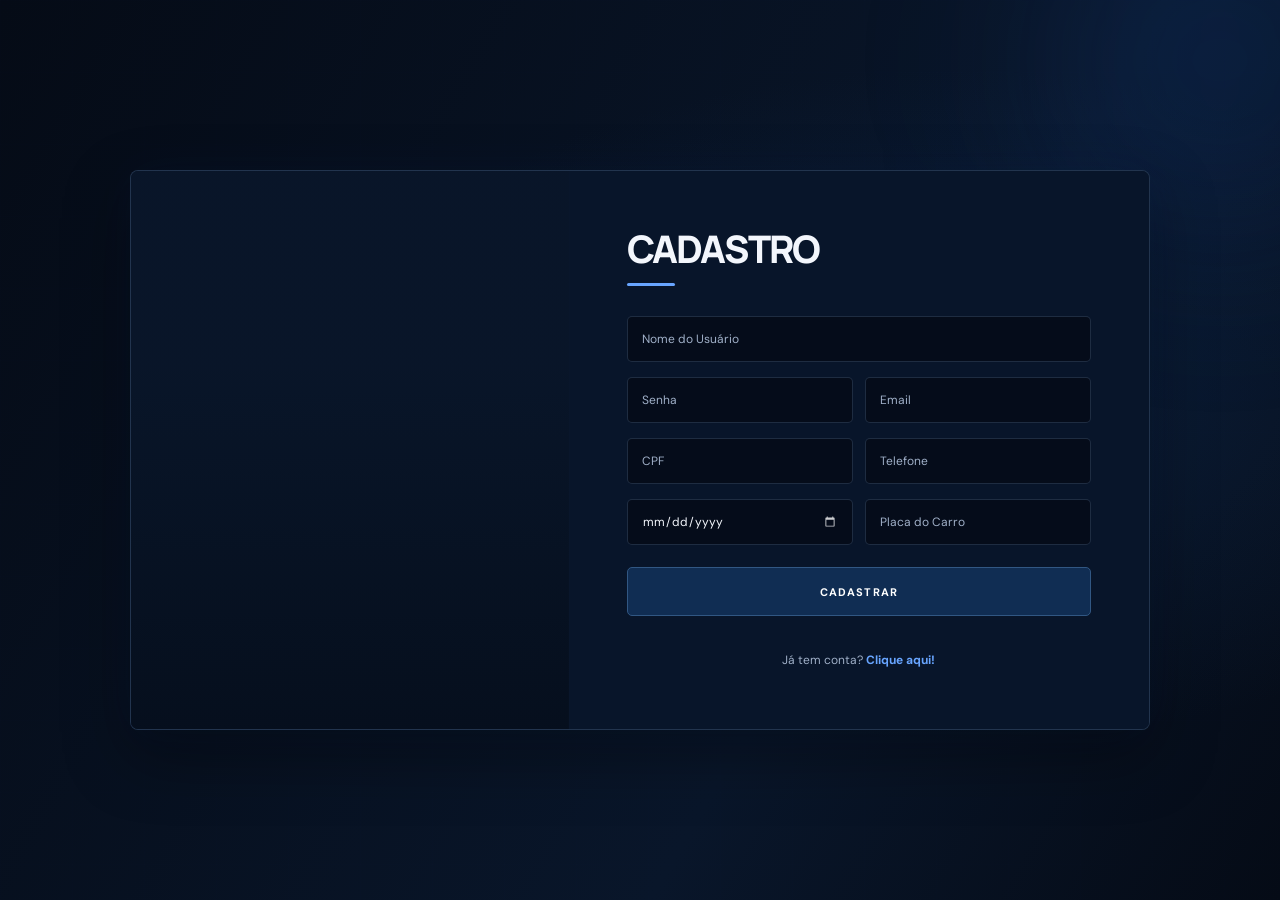
<file: frontend/pages/cadastrarConta.html>
<!DOCTYPE html>
<html lang="pt-br">

<head>
    <meta charset="UTF-8">
    <meta name="viewport" content="width=device-width, initial-scale=1.0">
    <title>Cadastro - Monitor de Sono</title>
    <link rel="stylesheet" href="../Css/cadastro.css">
</head>

<body>

    <div class="container">
        <div class="login-box">
            <h1>
                <a href="/frontend/index.html">CADASTRO</a>
            </h1>
            <form id="loginForm">
                <input type="text" id="usuario" placeholder="Nome do Usuário" required>

                <div class="linha">
                    <input type="password" id="senha" placeholder="Senha" required>
                    <input type="email" id="email" placeholder="Email" required>
                </div>

                <div class="linha">
                    <input type="text" id="cpf" placeholder="CPF" required>
                    <input type="tel" id="telefone" placeholder="Telefone" required>
                </div>

                <div class="linha">
                    <input type="date" id="dataNascimento" required>
                    <input type="text" id="placa" placeholder="Placa do Carro" required>
                </div>

                <button type="submit">CADASTRAR</button>
            </form>

            <p class="erro" id="erroMsg"></p>

            <p class="cadastro">
                Já tem conta? <a href="../pages/logarConta.html">Clique aqui!</a>
            </p>
        </div>
    </div>

    <script src="../Js/api-config.js"></script>
    <script src="../Js/cadastro.js"></script>
</body>

</html>
</file>
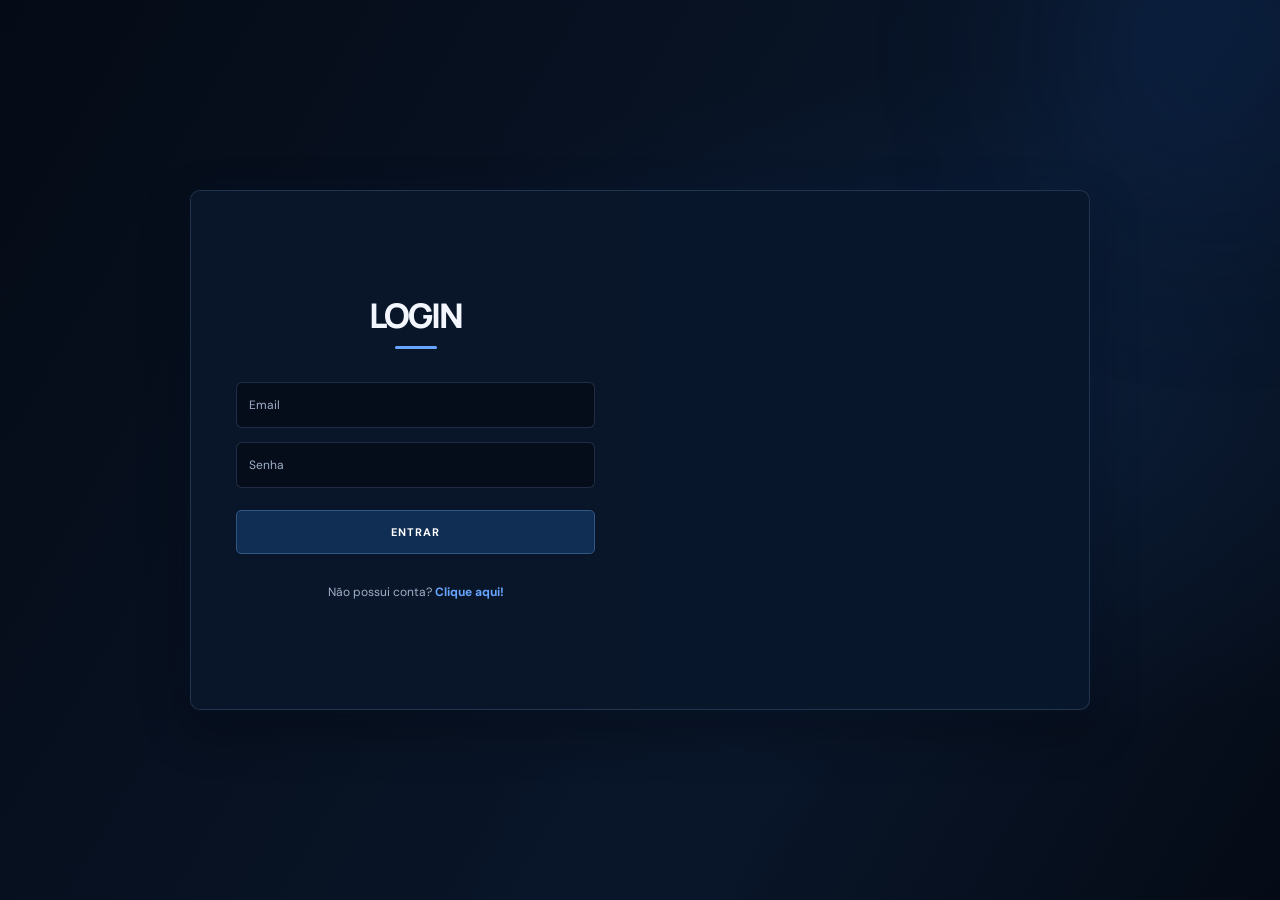
<file: frontend/pages/logarConta.html>
<!DOCTYPE html>
<html lang="pt-br">

<head>
    <meta charset="UTF-8">
    <meta name="viewport" content="width=device-width, initial-scale=1.0">
    <title>Login - Monitor de Sono</title>
    <link rel="stylesheet" href="../Css/login.css">
</head>

<body>

    <div class="container">
        <div class="login-box">
            <h1>
                <a href="/frontend/index.html">LOGIN</a>
            </h1>
            <form id="loginForm">
                <input type="email" id="email" placeholder="Email" required>
                <input type="password" id="senha" placeholder="Senha" required>

                <button type="submit">ENTRAR</button>
            </form>

            <p class="erro" id="erroMsg"></p>

            <p class="cadastro">
                Não possui conta? <a href="../pages/cadastrarConta.html">Clique aqui!</a>
            </p>
        </div>
    </div>

    <script src="../Js/api-config.js"></script>
    <script src="../Js/login.js"></script>
</body>

</html>
</file>
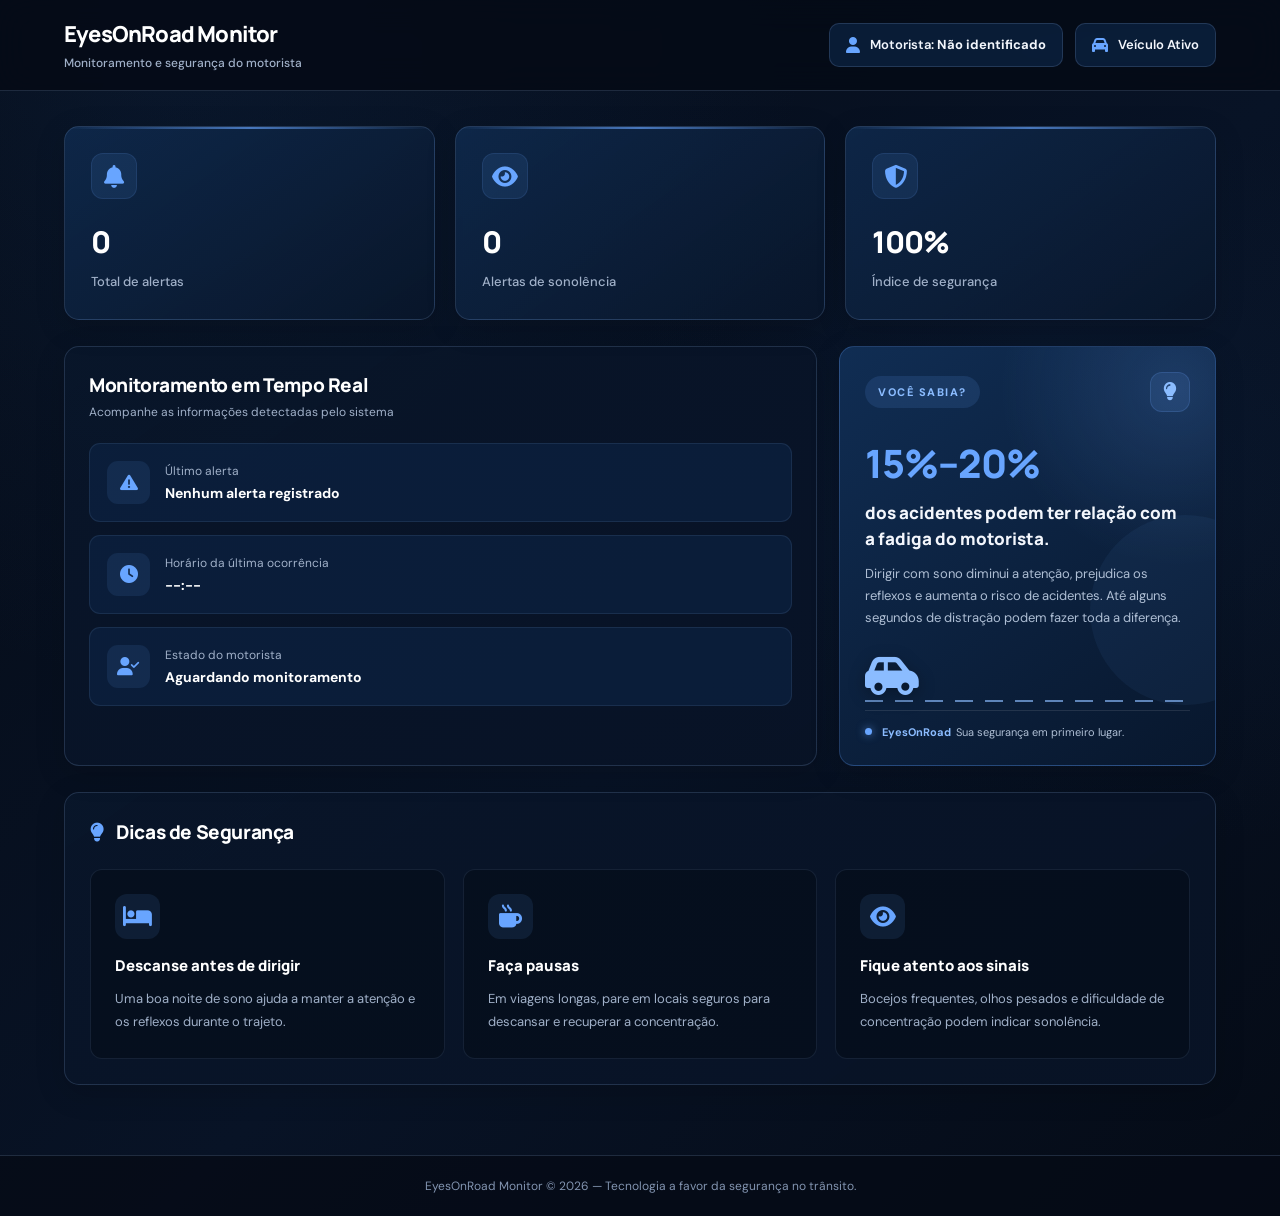
<file: frontend/pages/resumo.html>
<!DOCTYPE html>
<html lang="pt-BR">

<head>
    <meta charset="UTF-8">
    <meta name="viewport" content="width=device-width, initial-scale=1.0">
    <title>EyesOnRoad Monitor</title>

    <link rel="stylesheet" href="../Css/resumo.css">

    <link rel="preconnect" href="https://fonts.googleapis.com">
    <link rel="preconnect" href="https://fonts.gstatic.com" crossorigin>
    <link href="https://fonts.googleapis.com/css2?family=DM+Sans:wght@400;500;600;700&family=Manrope:wght@400;500;600;700;800&display=swap" rel="stylesheet">

    <link rel="stylesheet" href="https://cdnjs.cloudflare.com/ajax/libs/font-awesome/6.5.1/css/all.min.css">
</head>

<body>

    <header>
        <div class="logo">
            <h2>
                <a href="../index.html">EyesOnRoad Monitor</a>
            </h2>
            <span>Monitoramento e segurança do motorista</span>
        </div>

        <div class="status">

            <div class="status-card">
                <i class="fa-solid fa-user"></i>
                <span>Motorista: <strong id="nomeMotorista">Carregando...</strong></span>
            </div>

            <div class="status-card">
                <i class="fa-solid fa-car"></i>
                <span>Veículo Ativo</span>
            </div>

        </div>
    </header>

    <main>

        <section class="cards">

            <div class="card">
                <i class="fa-solid fa-bell"></i>
                <h1 id="totalAlertas">0</h1>
                <p>Total de alertas</p>
            </div>

            <div class="card">
                <i class="fa-solid fa-eye"></i>
                <h1 id="totalSonolencia">0</h1>
                <p>Alertas de sonolência</p>
            </div>

            <div class="card">
                <i class="fa-solid fa-shield-halved"></i>
                <h1 id="indiceSeguranca">100%</h1>
                <p>Índice de segurança</p>
            </div>

        </section>

        <section class="dashboard">

            <div class="monitoramento">

                <div class="titulo">
                    <div>
                        <h3>Monitoramento em Tempo Real</h3>
                        <span>Acompanhe as informações detectadas pelo sistema</span>
                    </div>
                </div>

                <div class="informacoes-monitoramento">

                    <div class="informacao">
                        <div class="informacao-icone">
                            <i class="fa-solid fa-triangle-exclamation"></i>
                        </div>

                        <div>
                            <span>Último alerta</span>
                            <h4 id="ultimoAlerta">Nenhum alerta registrado</h4>
                        </div>
                    </div>

                    <div class="informacao">
                        <div class="informacao-icone">
                            <i class="fa-solid fa-clock"></i>
                        </div>

                        <div>
                            <span>Horário da última ocorrência</span>
                            <h4 id="horarioUltimoAlerta">--:--</h4>
                        </div>
                    </div>

                    <div class="informacao">
                        <div class="informacao-icone">
                            <i class="fa-solid fa-user-check"></i>
                        </div>

                        <div>
                            <span>Estado do motorista</span>
                            <h4 id="estadoAtencao">Aguardando monitoramento</h4>
                        </div>
                    </div>

                </div>


            </div>

            <section class="voce-sabia">

                <div class="voce-sabia-topo">
                    <span class="voce-sabia-tag">VOCÊ SABIA?</span>

                    <div class="voce-sabia-icone">
                        <i class="fa-solid fa-lightbulb"></i>
                    </div>
                </div>

                <div class="voce-sabia-conteudo">

                    <span class="voce-sabia-numero">15%–20%</span>

                    <h3>
                        dos acidentes podem ter relação com a fadiga do motorista.
                    </h3>

                    <p>
                        Dirigir com sono diminui a atenção, prejudica os reflexos
                        e aumenta o risco de acidentes. Até alguns segundos de
                        distração podem fazer toda a diferença.
                    </p>

                </div>

                <div class="carro-ilustracao">
                    <div class="estrada"></div>
                    <i class="fa-solid fa-car-side"></i>
                </div>

                <div class="voce-sabia-rodape">
                    <span class="ponto-azul"></span>
                    <strong>EyesOnRoad</strong>
                    <span>Sua segurança em primeiro lugar.</span>
                </div>

            </section>

        </section>

        <section class="dicas">

            <h3>
                <i class="fa-solid fa-lightbulb"></i>
                Dicas de Segurança
            </h3>

            <div class="dicas-grid">

                <div class="dica-card">
                    <i class="fa-solid fa-bed"></i>
                    <h4>Descanse antes de dirigir</h4>
                    <p>
                        Uma boa noite de sono ajuda a manter a atenção
                        e os reflexos durante o trajeto.
                    </p>
                </div>

                <div class="dica-card">
                    <i class="fa-solid fa-mug-hot"></i>
                    <h4>Faça pausas</h4>
                    <p>
                        Em viagens longas, pare em locais seguros
                        para descansar e recuperar a concentração.
                    </p>
                </div>

                <div class="dica-card">
                    <i class="fa-solid fa-eye"></i>
                    <h4>Fique atento aos sinais</h4>
                    <p>
                        Bocejos frequentes, olhos pesados e dificuldade
                        de concentração podem indicar sonolência.
                    </p>
                </div>

            </div>

        </section>

    </main>

    <footer>
        <p>EyesOnRoad Monitor © 2026 — Tecnologia a favor da segurança no trânsito.</p>
    </footer>

    <script src="../Js/api-config.js"></script>
    <script src="../Js/resumo.js"></script>

</body>
</html>
</file>
<file: frontend/Css/cadastro.css>
@import url('https://fonts.googleapis.com/css2?family=DM+Sans:wght@400;500;600;700&family=Manrope:wght@400;500;600;700;800&display=swap');

:root {
    --fundo: #050b16;
    --fundo-secundario: #09162a;
    --azul: #102d53;
    --azul-hover: #183e6c;
    --azul-claro: #68a5ff;
    --texto: #f3f6fc;
    --texto-secundario: #a0b0c8;
    --borda: rgba(135, 169, 218, 0.2);
}

* {
    margin: 0;
    padding: 0;
    box-sizing: border-box;
}

html,
body {
    width: 100%;
    min-height: 100%;
}

html {
    scroll-behavior: smooth;
}

body {
    position: relative;
    isolation: isolate;

    min-height: 100vh;
    min-height: 100dvh;
    padding: 35px 24px;

    display: flex;
    justify-content: center;
    align-items: center;

    color: var(--texto);
    font-family: 'DM Sans', sans-serif;

    background:
        radial-gradient(
            ellipse at 75% 45%,
            rgba(17, 49, 92, 0.35),
            transparent 48%
        ),
        linear-gradient(
            120deg,
            #050b16,
            #09162a 65%,
            #050b16
        );

    overflow-x: hidden;
}

body::before {
    content: "";
    position: fixed;
    z-index: -1;
    inset: 0;
    opacity: 0.06;
    pointer-events: none;

    background-image:
        linear-gradient(
            rgba(125, 169, 224, 0.15) 1px,
            transparent 1px
        ),
        linear-gradient(
            90deg,
            rgba(125, 169, 224, 0.15) 1px,
            transparent 1px
        );

    background-size: 72px 72px;
}

body::after {
    content: "";
    position: fixed;
    z-index: -1;

    width: 320px;
    height: 320px;
    top: -100px;
    right: -100px;

    border-radius: 50%;
    background: rgba(28, 88, 180, 0.2);
    filter: blur(100px);
    pointer-events: none;
}

.container {
    position: relative;
    isolation: isolate;

    width: 100%;
    max-width: 1020px;
    min-height: 560px;

    display: flex;
    justify-content: flex-end;
    align-items: stretch;

    background: var(--fundo-secundario);
    border: 1px solid var(--borda);
    border-radius: 8px;
    overflow: hidden;

    box-shadow:
        0 25px 65px rgba(0, 0, 0, 0.35),
        0 0 45px rgba(28, 88, 180, 0.08);

    animation: aparecer 0.7s ease both;
}

.container::before {
    content: "";
    position: absolute;
    z-index: -1;

    top: 0;
    left: 0;

    width: 43%;
    height: 100%;

    background-color: #09162a;

    background-image:
        linear-gradient(
            0deg,
            rgba(3, 9, 19, 0.55),
            rgba(3, 9, 19, 0.05) 65%
        ),
        url("https://i.pinimg.com/736x/ad/b9/bf/adb9bfe681670fbc42248e4afef54e62.jpg");

    background-size: cover;
    background-position: center;
    background-repeat: no-repeat;

    border-right: 1px solid var(--borda);
}

.login-box {
    position: relative;
    z-index: 1;

    width: 57%;
    padding: 48px clamp(25px, 5vw, 58px);

    display: flex;
    flex-direction: column;
    justify-content: center;

    background: rgba(9, 22, 42, 0.98);
}

.login-box h1 {
    color: var(--texto);

    font-family: 'Manrope', sans-serif;
    font-size: clamp(30px, 3.2vw, 38px);
    font-weight: 800;
    letter-spacing: -1.8px;
    line-height: 1.1;

    text-align: left;
    margin-bottom: 30px;
}

.login-box h1::after {
    content: "";
    display: block;

    width: 48px;
    height: 3px;
    margin-top: 13px;

    border-radius: 2px;
    background: var(--azul-claro);
}

form {
    display: flex;
    flex-direction: column;
    gap: 15px;
}

.linha {
    display: flex;
    gap: 12px;
    width: 100%;
}

.linha input {
    flex: 1;
    min-width: 0;
}

input {
    width: 100%;
    min-width: 0;
    height: 46px;
    padding: 0 14px;

    color: var(--texto);
    background: rgba(5, 11, 22, 0.72);

    border: 1px solid rgba(135, 169, 218, 0.2);
    border-radius: 5px;

    outline: none;

    font-family: 'DM Sans', sans-serif;
    font-size: 12px;
    font-weight: 400;

    transition:
        border-color 0.2s ease,
        background 0.2s ease,
        box-shadow 0.2s ease;
}

input::placeholder {
    color: #a0b0c8;
    opacity: 1;
}

input:hover {
    border-color: rgba(104, 165, 255, 0.5);
}

input:focus {
    border-color: var(--azul-claro);
    background: rgba(8, 20, 39, 0.95);

    box-shadow:
        0 0 0 3px rgba(104, 165, 255, 0.08);
}

input[type="date"] {
    color-scheme: dark;
}

input[type="date"]::-webkit-calendar-picker-indicator {
    cursor: pointer;
    opacity: 0.8;
}

button {
    width: 100%;
    min-height: 49px;
    margin-top: 7px;
    padding: 13px 18px;

    color: #ffffff;
    background: var(--azul);

    border: 1px solid #315783;
    border-radius: 5px;

    font-family: 'DM Sans', sans-serif;
    font-size: 11px;
    font-weight: 700;
    letter-spacing: 1.1px;

    cursor: pointer;

    transition:
        transform 0.25s ease,
        background 0.25s ease,
        border-color 0.25s ease,
        box-shadow 0.25s ease;
}

button:hover {
    transform: translateY(-2px);

    background: var(--azul-hover);
    border-color: var(--azul-claro);

    box-shadow:
        0 8px 24px rgba(20, 58, 105, 0.25);
}

button:active {
    transform: translateY(0);
}

.erro {
    color: #ff8d96;
    font-family: 'DM Sans', sans-serif;
    font-size: 12px;
    line-height: 1.6;

    margin-top: 12px;
}

h1 a {
    text-decoration: none;
    color: inherit;
    font: inherit;
}

.cadastro {
    margin-top: 22px;

    color: var(--texto-secundario);
    font-family: 'DM Sans', sans-serif;
    font-size: 12px;
    line-height: 1.8;
    text-align: center;
}

.cadastro a {
    color: var(--azul-claro);
    font-weight: 700;
    text-decoration: none;

    transition: color 0.2s ease;
}

.cadastro a:hover {
    color: #a5cbff;
    text-decoration: underline;
}

@keyframes aparecer {
    from {
        opacity: 0;
        transform: translateY(12px);
    }

    to {
        opacity: 1;
        transform: translateY(0);
    }
}

@media (min-width: 601px) and (max-width: 850px) {
    body {
        padding: 28px 18px;
    }

    .container {
        max-width: 740px;
        min-height: 510px;
    }

    .container::before {
        width: 36%;
    }

    .login-box {
        width: 68%;
        padding: 38px 30px;
    }

    .login-box h1 {
        font-size: 32px;
        margin-bottom: 25px;
    }

    form {
        gap: 12px;
    }

    .linha {
        gap: 9px;
    }

    input {
        height: 44px;
        padding: 0 10px;
        font-size: 11px;
    }

    input::placeholder {
        font-size: 10px;
    }
}

@media (max-width: 600px) {
    body {
        padding: 22px 15px;
        align-items: center;
    }

    .container {
        max-width: 440px;
        min-height: auto;

        flex-direction: column;
        justify-content: flex-start;

        border-radius: 7px;
    }

    .container::before {
        position: relative;
        top: auto;
        left: auto;

        display: block;
        width: 100%;
        height: 155px;
        flex-shrink: 0;

        background-position: center 50%;

        border-right: none;
        border-bottom: 1px solid var(--borda);
    }

    .login-box {
        width: 100%;
        padding: 28px 23px 26px;
    }

    .login-box h1 {
        font-size: 30px;
        letter-spacing: -1.5px;
        margin-bottom: 23px;
    }

    .login-box h1::after {
        margin-top: 10px;
    }

    form {
        gap: 12px;
    }

    .linha {
        gap: 10px;
    }

    input {
        height: 44px;
        padding: 0 10px;
        font-size: 11px;
    }

    input::placeholder {
        font-size: 10px;
    }

    button {
        min-height: 46px;
        margin-top: 4px;
    }

    .cadastro {
        margin-top: 18px;
        font-size: 11px;
    }
}

@media (max-width: 380px) {
    body {
        padding: 15px 10px;
    }

    .container::before {
        height: 125px;
    }

    .login-box {
        padding: 24px 17px 22px;
    }

    .login-box h1 {
        font-size: 27px;
        letter-spacing: -1.3px;
    }

    .linha {
        flex-direction: column;
        gap: 11px;
    }

    input {
        height: 43px;
        font-size: 12px;
    }

    input::placeholder {
        font-size: 11px;
    }
}

@media (min-width: 851px) and (max-height: 650px) {
    body {
        padding-top: 20px;
        padding-bottom: 20px;
    }

    .container {
        min-height: 500px;
    }

    .login-box {
        padding-top: 30px;
        padding-bottom: 30px;
    }

    .login-box h1 {
        margin-bottom: 22px;
    }

    form {
        gap: 11px;
    }

    input {
        height: 42px;
    }

    button {
        min-height: 44px;
    }

    .cadastro {
        margin-top: 15px;
    }
}

@media (prefers-reduced-motion: reduce) {
    *,
    *::before,
    *::after {
        animation: none !important;
        transition: none !important;
    }
}

button:disabled {
    opacity: 0.65;
    cursor: not-allowed;
    transform: none;
    box-shadow: none;
}
</file>
<file: frontend/Css/login.css>
@import url('https://fonts.googleapis.com/css2?family=DM+Sans:wght@400;500;600;700&family=Manrope:wght@400;500;600;700;800&display=swap');

:root {
    --fundo: #050b16;
    --fundo-secundario: #09162a;
    --azul: #102d53;
    --azul-hover: #183e6c;
    --azul-claro: #68a5ff;
    --texto: #f3f6fc;
    --texto-secundario: #a0b0c8;
    --borda: rgba(135, 169, 218, 0.2);
}

* {
    margin: 0;
    padding: 0;
    box-sizing: border-box;
    font-family: 'DM Sans', sans-serif;
}

h1 a {
    text-decoration: none;
    color: inherit;
    font: inherit;
}

html,
body {
    width: 100%;
    min-height: 100%;
}

html {
    scroll-behavior: smooth;
}

body {
    position: relative;
    isolation: isolate;

    min-height: 100vh;
    min-height: 100dvh;
    padding: 30px;

    display: flex;
    justify-content: center;
    align-items: center;

    color: var(--texto);

    background:
        radial-gradient(
            ellipse at 75% 45%,
            rgba(17, 49, 92, 0.35),
            transparent 48%
        ),
        linear-gradient(
            120deg,
            #050b16,
            #09162a 65%,
            #050b16
        );

    overflow-x: hidden;
}

/* GRADE SUTIL NO FUNDO */

body::before {
    content: "";
    position: fixed;
    z-index: -1;
    inset: 0;
    opacity: 0.06;
    pointer-events: none;

    background-image:
        linear-gradient(
            rgba(125, 169, 224, 0.15) 1px,
            transparent 1px
        ),
        linear-gradient(
            90deg,
            rgba(125, 169, 224, 0.15) 1px,
            transparent 1px
        );

    background-size: 72px 72px;
}

/* BRILHO AZUL */

body::after {
    content: "";
    position: fixed;
    z-index: -1;

    width: 300px;
    height: 300px;
    top: -100px;
    right: -90px;

    border-radius: 50%;
    background: rgba(28, 88, 180, 0.2);
    filter: blur(100px);
    pointer-events: none;
}

/* CARTÃO PRINCIPAL */

.container {
    position: relative;
    isolation: isolate;

    width: 900px;
    max-width: 100%;
    min-height: 520px;

    display: flex;
    justify-content: flex-start;
    align-items: stretch;

    background: var(--fundo-secundario);
    border: 1px solid var(--borda);
    border-radius: 10px;
    overflow: hidden;

    box-shadow:
        0 20px 50px rgba(0, 0, 0, 0.3),
        0 0 40px rgba(28, 88, 180, 0.08);

    animation: aparecer 0.7s ease both;
}

/* FOTO ORIGINAL — NÃO ALTERADA */

.container::after {
    content: "";
    position: absolute;

    right: 0;
    top: 0;

    width: 50%;
    height: 100%;

    background-image:
        linear-gradient(
            rgba(2, 26, 49, 0.12),
            rgba(2, 26, 49, 0.12)
        ),
        url("https://i.pinimg.com/736x/ac/ae/09/acae0922881ad4ba4c57d6a951001987.jpg");

    background-size: cover;
    background-position: center;
    background-repeat: no-repeat;

    z-index: 1;
}

/* PAINEL DO FORMULÁRIO */

.login-box {
    width: 50%;
    padding: 50px 45px;

    background: var(--fundo-secundario);

    display: flex;
    flex-direction: column;
    justify-content: center;

    position: relative;
    z-index: 2;
}

/* TÍTULO — MESMA FONTE DA HOMEPAGE */

.login-box h1 {
    color: var(--texto);

    font-family: 'Manrope', sans-serif;
    font-size: 34px;
    font-weight: 800;
    letter-spacing: -1.8px;
    line-height: 1.1;

    text-align: center;
    margin-bottom: 8px;
}

.login-box h1::after {
    content: "";

    display: block;

    width: 42px;
    height: 3px;

    margin: 12px auto 25px;

    background: var(--azul-claro);
    border-radius: 10px;
}

/* FORMULÁRIO */

form {
    display: flex;
    flex-direction: column;
    gap: 14px;
}

/* LINHAS COM DOIS CAMPOS */

.linha {
    display: flex;
    gap: 10px;
    width: 100%;
}

.linha input {
    flex: 1;
    min-width: 0;
}

/* CAMPOS */

input {
    width: 100%;
    min-width: 0;

    padding: 14px 12px;

    border: 1px solid rgba(135, 169, 218, 0.2);
    border-radius: 6px;

    background: rgba(5, 11, 22, 0.72);
    color: var(--texto);

    font-family: 'DM Sans', sans-serif;
    font-size: 12px;
    font-weight: 500;

    outline: none;

    transition:
        border-color 0.25s ease,
        background 0.25s ease,
        box-shadow 0.25s ease;
}

input::placeholder {
    color: #a0b0c8;
    font-weight: 400;
    opacity: 1;
}

input:hover {
    border-color: rgba(104, 165, 255, 0.5);
}

input:focus {
    background: rgba(8, 20, 39, 0.95);
    border-color: var(--azul-claro);

    box-shadow:
        0 0 0 3px rgba(104, 165, 255, 0.1);
}

/* SELETOR DE DATA */

input[type="date"] {
    color-scheme: dark;
}

input[type="date"]::-webkit-calendar-picker-indicator {
    cursor: pointer;
    opacity: 0.8;
}

/* BOTÃO */

button {
    width: 100%;

    margin-top: 8px;
    padding: 14px;

    border: 1px solid #315783;
    border-radius: 5px;

    background: var(--azul);
    color: #ffffff;

    font-family: 'DM Sans', sans-serif;
    font-size: 11px;
    font-weight: 700;
    letter-spacing: 1px;

    cursor: pointer;

    transition:
        background 0.25s ease,
        transform 0.25s ease,
        border-color 0.25s ease,
        box-shadow 0.25s ease;
}

button:hover {
    background: var(--azul-hover);
    border-color: var(--azul-claro);

    transform: translateY(-2px);

    box-shadow:
        0 7px 20px rgba(12, 45, 83, 0.3);
}

button:active {
    transform: translateY(0);
}

/* MENSAGEM DE ERRO */

.erro {
    text-align: center;

    color: #ff8d96;

    margin-top: 10px;

    font-family: 'DM Sans', sans-serif;
    font-size: 12px;
    font-weight: 600;
}

/* LINK PARA LOGIN */

.cadastro {
    text-align: center;

    margin-top: 18px;

    color: var(--texto-secundario);

    font-family: 'DM Sans', sans-serif;
    font-size: 12px;
    line-height: 1.8;
}

.cadastro a {
    color: var(--azul-claro);

    font-weight: 700;
    text-decoration: none;

    transition: color 0.2s ease;
}

.cadastro a:hover {
    color: #a5cbff;
    text-decoration: underline;
}

/* ANIMAÇÃO DE ENTRADA */

@keyframes aparecer {
    from {
        opacity: 0;
        transform: translateY(12px);
    }

    to {
        opacity: 1;
        transform: translateY(0);
    }
}

/* TABLET */

@media (max-width: 900px) {
    body {
        padding: 24px;
    }

    .container {
        width: 100%;
        max-width: 760px;
        min-height: 520px;
    }

    .container::after {
        width: 45%;
    }

    .login-box {
        width: 55%;
        padding: 40px 30px;
    }

    .login-box h1 {
        font-size: 32px;
    }

    .linha {
        gap: 8px;
    }

    input {
        padding: 13px 9px;
        font-size: 11px;
    }

    input::placeholder {
        font-size: 10px;
    }
}

/* CELULAR */

@media (max-width: 700px) {
    body {
        min-height: 100vh;
        min-height: 100dvh;

        padding: 25px 18px;
        align-items: center;
    }

    .container {
        width: 100%;
        max-width: 440px;
        min-height: auto;

        display: flex;
        flex-direction: column;
        justify-content: flex-start;

        border-radius: 10px;
    }

    /* FOTO ORIGINAL NA PARTE SUPERIOR */

    .container::after {
        content: "";

        position: relative;
        order: 1;

        right: auto;
        top: auto;

        width: 100%;
        height: 210px;

        display: block;
        flex-shrink: 0;

        background-image:
            linear-gradient(
                rgba(2, 26, 49, 0.12),
                rgba(2, 26, 49, 0.12)
            ),
            url("https://i.pinimg.com/736x/ac/ae/09/acae0922881ad4ba4c57d6a951001987.jpg");

        background-size: cover;
        background-position: center;

        z-index: 1;
    }

    /* FORMULÁRIO ABAIXO DA FOTO */

    .login-box {
        width: 100%;
        order: 2;

        padding: 30px 25px 28px;

        background: var(--fundo-secundario);

        display: flex;
        flex-direction: column;
        justify-content: center;

        z-index: 2;
    }

    .login-box h1 {
        font-size: 30px;
        letter-spacing: -1.5px;
        margin-bottom: 5px;
    }

    .login-box h1::after {
        width: 36px;
        height: 3px;
        margin: 10px auto 20px;
    }

    form {
        gap: 12px;
    }

    input {
        padding: 13px 11px;
        border-radius: 6px;
        font-size: 12px;
    }

    input::placeholder {
        font-size: 11px;
    }

    button {
        margin-top: 6px;
        padding: 14px;
        font-size: 11px;
    }

    .cadastro {
        margin-top: 16px;
        font-size: 11px;
    }
}

/* CELULAR PEQUENO */

@media (max-width: 400px) {
    body {
        padding: 18px 14px;
    }

    .container {
        max-width: 360px;
        border-radius: 9px;
    }

    .container::after {
        height: 185px;
    }

    .login-box {
        padding: 26px 20px 24px;
    }

    .login-box h1 {
        font-size: 27px;
        letter-spacing: -1.3px;
    }

    .linha {
        flex-direction: column;
        gap: 11px;
    }

    input {
        padding: 13px;
    }

    button {
        padding: 13px;
    }

    .cadastro {
        font-size: 11px;
    }
}

/* TELAS BAIXAS */

@media (min-width: 701px) and (max-height: 650px) {
    body {
        padding-top: 20px;
        padding-bottom: 20px;
    }

    .container {
        min-height: 490px;
    }

    .login-box {
        padding-top: 28px;
        padding-bottom: 28px;
    }

    .login-box h1 {
        margin-bottom: 18px;
    }

    form {
        gap: 10px;
    }

    input {
        padding-top: 11px;
        padding-bottom: 11px;
    }

    button {
        margin-top: 4px;
    }

    .cadastro {
        margin-top: 12px;
    }
}

/* ACESSIBILIDADE */

@media (prefers-reduced-motion: reduce) {
    *,
    *::before,
    *::after {
        animation: none !important;
        transition: none !important;
    }
}

button:disabled {
    opacity: 0.65;
    cursor: not-allowed;
    transform: none;
    box-shadow: none;
}
</file>
<file: frontend/Css/resumo.css>
:root {
    --fundo: #050b16;
    --fundo-secundario: #09162a;
    --azul: #102d53;
    --azul-hover: #183e6c;
    --azul-claro: #68a5ff;
    --texto: #f3f6fc;
    --texto-secundario: #a0b0c8;
    --borda: rgba(135, 169, 218, 0.2);
}

* {
    margin: 0;
    padding: 0;
    box-sizing: border-box;
}

html {
    scroll-behavior: smooth;
}

body {
    font-family: "DM Sans", sans-serif;
    background:
        radial-gradient(ellipse at 15% 0%, rgba(30, 75, 135, 0.18), transparent 40%),
        radial-gradient(ellipse at 90% 40%, rgba(23, 61, 111, 0.12), transparent 35%),
        linear-gradient(135deg, #050b16 0%, #081326 55%, #050b16 100%);
    color: var(--texto);
    min-height: 100vh;
    line-height: 1.5;
}

/* CABEÇALHO */

header {
    background: rgba(5, 11, 22, 0.88);
    backdrop-filter: blur(16px);
    -webkit-backdrop-filter: blur(16px);
    color: var(--texto);
    padding: 18px 5%;
    display: flex;
    justify-content: space-between;
    align-items: center;
    gap: 25px;
    border-bottom: 1px solid var(--borda);
    position: relative;
    z-index: 10;
}

.logo {
    display: flex;
    flex-direction: column;
    gap: 3px;
}

.logo h2 {
    font-family: "Manrope", sans-serif;
    font-size: 22px;
    font-weight: 800;
    letter-spacing: -0.8px;
}

.logo h2 a,
.logo h2 a:visited,
.logo h2 a:active {
    color: #ffffff;
    text-decoration: none;
}

.logo h2 a:hover {
    color: var(--azul-claro);
}

.logo span {
    color: var(--texto-secundario);
    font-size: 12px;
    font-weight: 500;
}

.status {
    display: flex;
    gap: 12px;
    flex-wrap: wrap;
}

.status-card {
    background: rgba(16, 45, 83, 0.55);
    padding: 11px 16px;
    border-radius: 10px;
    display: flex;
    gap: 10px;
    align-items: center;
    border: 1px solid var(--borda);
    transition: 0.25s ease;
    font-size: 13px;
    font-weight: 600;
    color: var(--texto);
}

.status-card:hover {
    background: rgba(24, 62, 108, 0.75);
    border-color: rgba(104, 165, 255, 0.4);
    transform: translateY(-2px);
}

.status-card i {
    color: var(--azul-claro);
    font-size: 16px;
}

/* CONTEÚDO PRINCIPAL */

main {
    padding: 35px 5%;
    max-width: 1600px;
    margin: 0 auto;
}

/* CARDS DE RESUMO */

.cards {
    display: grid;
    grid-template-columns: repeat(3, minmax(0, 1fr));
    gap: 20px;
}

.card {
    position: relative;
    overflow: hidden;
    background: linear-gradient(145deg, rgba(16, 45, 83, 0.76), rgba(9, 22, 42, 0.92));
    border-radius: 15px;
    padding: 26px;
    border: 1px solid var(--borda);
    box-shadow: 0 8px 30px rgba(0, 0, 0, 0.15);
    transition: 0.25s ease;
}

.card::before {
    content: "";
    position: absolute;
    top: 0;
    left: 0;
    width: 100%;
    height: 2px;
    background: linear-gradient(90deg, transparent, var(--azul-claro), transparent);
    opacity: 0.65;
}

.card:hover {
    transform: translateY(-4px);
    border-color: rgba(104, 165, 255, 0.4);
    box-shadow: 0 12px 35px rgba(0, 0, 0, 0.25);
}

.card i {
    display: inline-flex;
    align-items: center;
    justify-content: center;
    color: var(--azul-claro);
    font-size: 23px;
    margin-bottom: 12px;
    width: 46px;
    height: 46px;
    border-radius: 12px;
    background: rgba(104, 165, 255, 0.1);
    border: 1px solid rgba(104, 165, 255, 0.12);
}

.card h1 {
    margin: 8px 0;
    color: #ffffff;
    font-family: "Manrope", sans-serif;
    font-size: 30px;
    font-weight: 800;
    letter-spacing: -1px;
}

.card p {
    color: var(--texto-secundario);
    font-size: 13px;
    font-weight: 500;
    line-height: 1.6;
}

/* DASHBOARD */

.dashboard {
    display: grid;
    grid-template-columns: minmax(0, 2fr) minmax(260px, 1fr);
    gap: 22px;
    margin-top: 26px;
    align-items: stretch;
}

.monitoramento,
.voce-sabia {
    min-width: 0;
    border-radius: 15px;
    border: 1px solid var(--borda);
    box-shadow: 0 8px 30px rgba(0, 0, 0, 0.16);
}

/* MONITORAMENTO EM TEMPO REAL */

.monitoramento {
    background: linear-gradient(145deg, rgba(9, 22, 42, 0.94), rgba(8, 19, 38, 0.98));
    padding: 24px;
}

.titulo {
    display: flex;
    justify-content: space-between;
    align-items: center;
    gap: 15px;
    margin-bottom: 22px;
    color: #ffffff;
}

.titulo h3 {
    font-family: "Manrope", sans-serif;
    font-size: 19px;
    font-weight: 800;
    letter-spacing: -0.4px;
    margin-bottom: 4px;
}

.titulo span {
    display: block;
    color: var(--texto-secundario);
    font-size: 12px;
    line-height: 1.5;
}

.informacoes-monitoramento {
    display: flex;
    flex-direction: column;
    gap: 13px;
}

.informacao {
    display: flex;
    align-items: center;
    gap: 15px;
    background: rgba(16, 45, 83, 0.42);
    border: 1px solid rgba(135, 169, 218, 0.12);
    border-radius: 11px;
    padding: 17px;
    transition: 0.25s ease;
}

.informacao:hover {
    background: rgba(24, 62, 108, 0.48);
    border-color: rgba(104, 165, 255, 0.3);
    transform: translateX(3px);
}

.informacao-icone {
    width: 43px;
    height: 43px;
    min-width: 43px;
    display: flex;
    justify-content: center;
    align-items: center;
    border-radius: 11px;
    background: rgba(104, 165, 255, 0.1);
    color: var(--azul-claro);
    font-size: 18px;
}

.informacao span {
    display: block;
    color: var(--texto-secundario);
    font-size: 12px;
    margin-bottom: 3px;
}

.informacao h4 {
    color: #ffffff;
    font-size: 14px;
    font-weight: 700;
}

.situacao-card {
    display: flex;
    align-items: center;
    gap: 14px;
    margin-top: 18px;
    padding: 17px;
    background: rgba(104, 165, 255, 0.08);
    border: 1px solid rgba(104, 165, 255, 0.2);
    border-radius: 11px;
}

.situacao-card > i {
    color: var(--azul-claro);
    font-size: 24px;
}

.situacao-card strong {
    color: #ffffff;
    font-size: 13px;
}

.situacao-card p {
    color: var(--texto-secundario);
    font-size: 12px;
    margin-top: 3px;
}

/* CARD VOCÊ SABIA */

.voce-sabia {
    position: relative;
    overflow: hidden;
    min-height: 340px;
    padding: 25px;
    display: flex;
    flex-direction: column;
    justify-content: space-between;
    background:
        radial-gradient(circle at 90% 10%, rgba(104, 165, 255, 0.17), transparent 35%),
        linear-gradient(145deg, #102d53, #08172d);
    border: 1px solid rgba(104, 165, 255, 0.25);
    transition: 0.25s ease;
}

.voce-sabia:hover {
    transform: translateY(-4px);
    border-color: rgba(104, 165, 255, 0.45);
    box-shadow: 0 12px 35px rgba(0, 0, 0, 0.25);
}

.voce-sabia::before {
    content: "";
    position: absolute;
    width: 190px;
    height: 190px;
    border-radius: 50%;
    background: rgba(104, 165, 255, 0.06);
    right: -65px;
    bottom: 60px;
}

.voce-sabia-topo {
    display: flex;
    justify-content: space-between;
    align-items: center;
    position: relative;
    z-index: 2;
}

.voce-sabia-tag {
    color: #8bbcff;
    background: rgba(104, 165, 255, 0.13);
    padding: 8px 13px;
    border-radius: 20px;
    font-size: 11px;
    font-weight: 800;
    letter-spacing: 1.5px;
}

.voce-sabia-icone {
    width: 40px;
    height: 40px;
    display: flex;
    align-items: center;
    justify-content: center;
    color: #8bbcff;
    background: rgba(104, 165, 255, 0.12);
    border: 1px solid rgba(104, 165, 255, 0.18);
    border-radius: 12px;
    font-size: 18px;
}

.voce-sabia-conteudo {
    margin-top: 22px;
    position: relative;
    z-index: 2;
}

.voce-sabia-numero {
    display: block;
    font-family: "Manrope", sans-serif;
    font-size: 39px;
    font-weight: 800;
    color: var(--azul-claro);
    margin-bottom: 8px;
    letter-spacing: -1px;
}

.voce-sabia-conteudo h3 {
    color: #f3f6fc;
    font-family: "Manrope", sans-serif;
    font-size: 17px;
    line-height: 1.5;
    margin-bottom: 12px;
    font-weight: 800;
}

.voce-sabia-conteudo p {
    color: #aebed4;
    font-size: 13px;
    line-height: 1.7;
}

.carro-ilustracao {
    position: relative;
    height: 68px;
    margin-top: 12px;
    display: flex;
    align-items: center;
    z-index: 2;
}

.carro-ilustracao > i {
    position: relative;
    z-index: 3;
    color: #8bbcff;
    font-size: 43px;
    filter: drop-shadow(0 4px 8px rgba(0, 0, 0, 0.3));
    animation: carroMovimento 3s ease-in-out infinite alternate;
}

.estrada {
    position: absolute;
    bottom: 8px;
    left: 0;
    width: 100%;
    height: 2px;
    background: repeating-linear-gradient(
        to right,
        rgba(139, 188, 255, 0.65) 0 18px,
        transparent 18px 30px
    );
}

.voce-sabia-rodape {
    display: flex;
    align-items: center;
    gap: 5px;
    padding-top: 13px;
    border-top: 1px solid rgba(255, 255, 255, 0.1);
    color: #aebed4;
    font-size: 11px;
    position: relative;
    z-index: 2;
}

.voce-sabia-rodape strong {
    color: #8bbcff;
}

.ponto-azul {
    display: inline-block;
    width: 7px;
    height: 7px;
    border-radius: 50%;
    background: var(--azul-claro);
    margin-right: 5px;
    box-shadow: 0 0 8px rgba(104, 165, 255, 0.7);
}

@keyframes carroMovimento {
    from {
        transform: translateX(0);
    }

    to {
        transform: translateX(18px);
    }
}

/* DICAS DE SEGURANÇA */

.dicas {
    background: linear-gradient(145deg, rgba(9, 22, 42, 0.94), rgba(8, 19, 38, 0.98));
    margin-top: 26px;
    padding: 25px;
    border-radius: 15px;
    border: 1px solid var(--borda);
    box-shadow: 0 8px 30px rgba(0, 0, 0, 0.16);
}

.dicas h3 {
    margin-bottom: 22px;
    color: #ffffff;
    font-family: "Manrope", sans-serif;
    font-size: 19px;
    font-weight: 800;
    letter-spacing: -0.4px;
}

.dicas h3 i {
    color: var(--azul-claro);
    margin-right: 9px;
}

.dicas-grid {
    display: grid;
    grid-template-columns: repeat(auto-fit, minmax(230px, 1fr));
    gap: 18px;
}

.dica-card {
    background: rgba(5, 11, 22, 0.55);
    padding: 24px;
    border-radius: 12px;
    border: 1px solid rgba(135, 169, 218, 0.12);
    transition: 0.25s ease;
}

.dica-card:hover {
    background: rgba(16, 45, 83, 0.45);
    border-color: rgba(104, 165, 255, 0.3);
    transform: translateY(-3px);
}

.dica-card i {
    display: inline-flex;
    align-items: center;
    justify-content: center;
    font-size: 23px;
    color: var(--azul-claro);
    margin-bottom: 16px;
    width: 45px;
    height: 45px;
    border-radius: 12px;
    background: rgba(104, 165, 255, 0.1);
}

.dica-card h4 {
    margin-bottom: 10px;
    color: #ffffff;
    font-family: "Manrope", sans-serif;
    font-size: 15px;
    font-weight: 800;
}

.dica-card p {
    color: var(--texto-secundario);
    font-size: 13px;
    line-height: 1.8;
}

/* RODAPÉ */

footer {
    background: rgba(5, 11, 22, 0.8);
    color: #8294b0;
    text-align: center;
    padding: 20px 15px;
    margin-top: 35px;
    border-top: 1px solid var(--borda);
    font-size: 12px;
    line-height: 1.7;
}

/* SELEÇÃO DE TEXTO */

::selection {
    background: rgba(104, 165, 255, 0.3);
    color: #ffffff;
}

/* TABLETS */

@media (max-width: 1000px) {
    .dashboard {
        grid-template-columns: 1fr;
    }

    header {
        padding: 18px 25px;
    }

    main {
        padding: 28px 25px;
    }

    .voce-sabia {
        min-height: 320px;
    }
}

/* CELULARES */

@media (max-width: 600px) {
    header {
        flex-direction: column;
        gap: 18px;
        text-align: center;
        padding: 22px 16px;
    }

    .logo {
        align-items: center;
    }

    .logo h2 {
        font-size: 20px;
    }

    .status {
        width: 100%;
        flex-direction: column;
        gap: 9px;
    }

    .status-card {
        width: 100%;
        justify-content: center;
        padding: 12px;
    }

    main {
        padding: 20px 14px;
    }

    .cards {
        grid-template-columns: 1fr;
        gap: 14px;
    }

    .card {
        padding: 22px;
    }

    .card h1 {
        font-size: 27px;
    }

    .dashboard {
        margin-top: 18px;
        gap: 16px;
    }

    .monitoramento,
    .voce-sabia,
    .dicas {
        padding: 18px;
    }

    .voce-sabia-numero {
        font-size: 35px;
    }

    .voce-sabia-conteudo h3 {
        font-size: 16px;
    }

    .dicas-grid {
        grid-template-columns: 1fr;
        gap: 14px;
    }

    .dica-card {
        padding: 20px;
    }
}

@media (prefers-reduced-motion: reduce) {
    *,
    *::before,
    *::after {
        scroll-behavior: auto !important;
        animation-duration: 0.01ms !important;
        animation-iteration-count: 1 !important;
        transition-duration: 0.01ms !important;
    }
}
</file>
